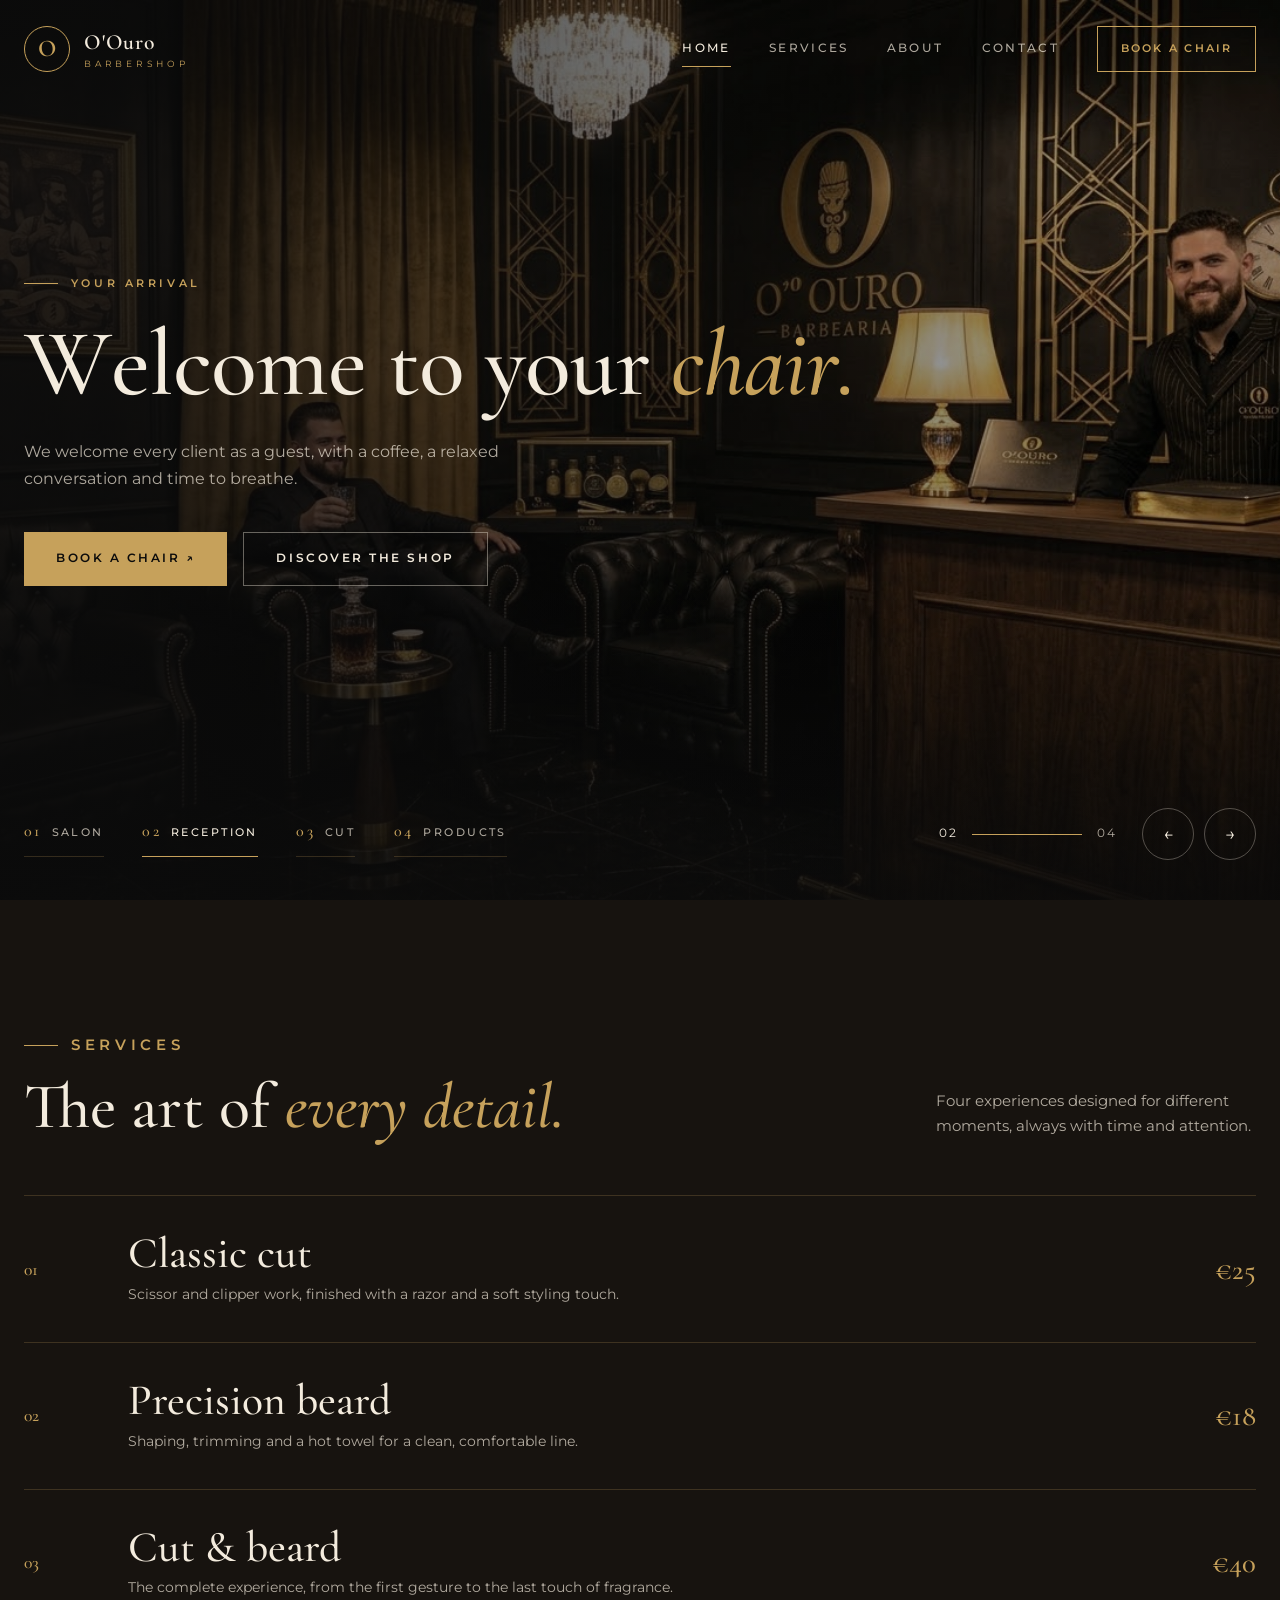
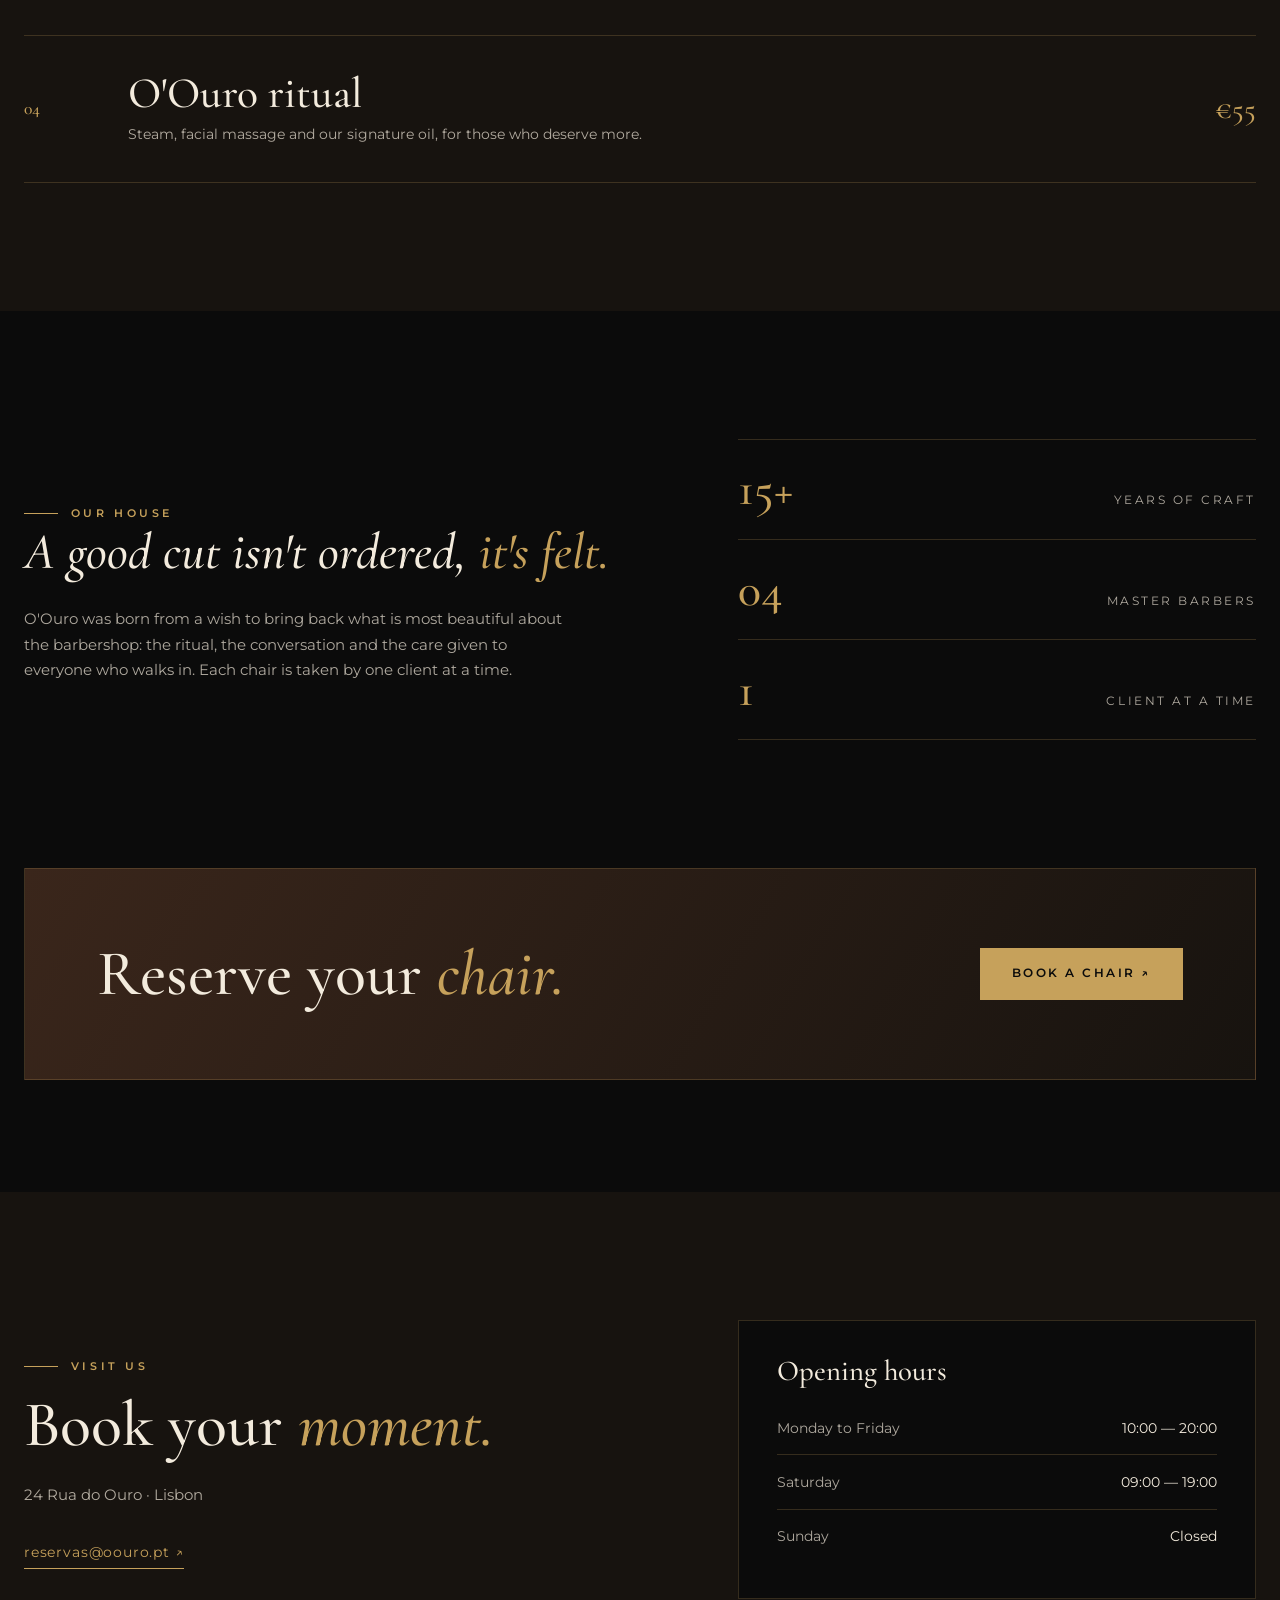
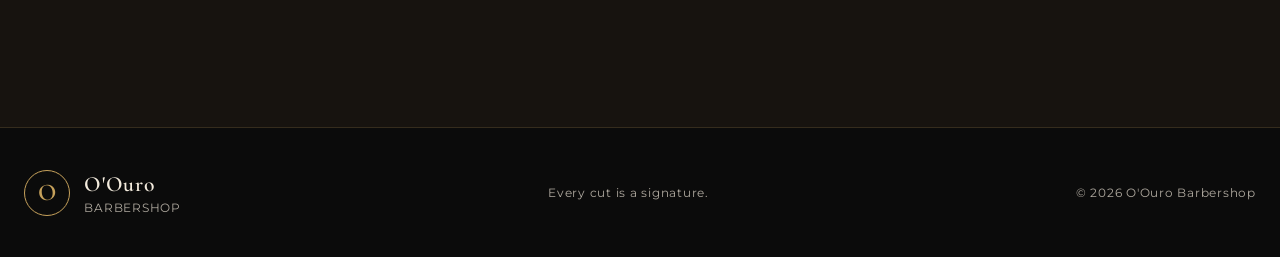
<file: index.html>
<!doctype html>
<html lang="en-GB">
<head>
  <meta charset="UTF-8">
  <meta name="viewport" content="width=device-width, initial-scale=1.0">
  <meta name="description" content="O'Ouro Barbershop, precision cuts and beard grooming in a premium setting.">
  <title>O'Ouro Barbershop | Lisbon</title>
  <link rel="preconnect" href="https://fonts.googleapis.com">
  <link rel="preconnect" href="https://fonts.gstatic.com" crossorigin>
  <link href="https://fonts.googleapis.com/css2?family=Cormorant+Garamond:ital,wght@0,500;0,600;1,500;1,600&family=Montserrat:wght@300;400;500;600&display=swap" rel="stylesheet">
  <link rel="stylesheet" href="css/style.css">
  <script src="js/js.js" defer></script>
</head>
<body>

  <a class="skip-link" href="#main">Skip to content</a>
  <div class="scroll-progress" aria-hidden="true"></div>

  <!-- ============ HEADER ============ -->
  <header class="site-header" id="siteHeader">
    <div class="container header-inner">
      <a class="logo" href="#inicio" aria-label="O'Ouro Barbershop, home">
        <span class="logo-mark" aria-hidden="true">O</span>
        <span class="logo-text">
          <b>O'Ouro</b>
          <small>Barbershop</small>
        </span>
      </a>

      <button class="menu-toggle" type="button" aria-expanded="false" aria-controls="primary-nav" aria-label="Open menu">
        <span></span>
        <span></span>
      </button>

      <nav class="primary-nav" id="primary-nav" aria-label="Main">
        <a href="#inicio">Home</a>
        <a href="#servicos">Services</a>
        <a href="#sobre">About</a>
        <a href="#contacto">Contact</a>
        <a class="nav-cta" href="#contacto">Book a chair</a>
      </nav>
    </div>
  </header>

  <main id="main">

    <!-- ============ SLIDER (HERO) ============ -->
    <section class="hero" id="inicio" data-slider aria-roledescription="carousel" aria-label="Barbershop highlights">

      <div class="slides">

        <article class="slide is-active" aria-hidden="false">
          <div class="slide-bg">
            <img src="img/barbearia-salao.jpg" alt="The O'Ouro salon with gold chairs, framed mirrors and crystal chandeliers">
          </div>
          <div class="container slide-content">
            <p class="eyebrow fade" style="--delay:.2s">Premium barbershop · Lisbon</p>
            <h1 class="slide-title">Where time <em>slows down.</em></h1>
            <p class="slide-text fade" style="--delay:1.5s">A space designed for people who value every detail, from the cut to the last touch of fragrance.</p>
            <div class="actions fade" style="--delay:1.8s">
              <a class="btn" href="#contacto">Book a chair ↗</a>
              <a class="btn-ghost" href="#servicos">View services</a>
            </div>
          </div>
        </article>

        <article class="slide" aria-hidden="true">
          <div class="slide-bg">
            <img src="img/barbearia-receção.jpg" alt="The O'Ouro reception with a wooden counter, antique clocks and leather sofas">
          </div>
          <div class="container slide-content">
            <p class="eyebrow fade" style="--delay:.2s">Your arrival</p>
            <h2 class="slide-title">Welcome to your <em>chair.</em></h2>
            <p class="slide-text fade" style="--delay:1.5s">We welcome every client as a guest, with a coffee, a relaxed conversation and time to breathe.</p>
            <div class="actions fade" style="--delay:1.8s">
              <a class="btn" href="#contacto">Book a chair ↗</a>
              <a class="btn-ghost" href="#sobre">Discover the shop</a>
            </div>
          </div>
        </article>

        <article class="slide" aria-hidden="true">
          <div class="slide-bg">
            <img src="img/barbearia-corte.jpg" alt="A barber cutting a client's hair with scissors and a comb">
          </div>
          <div class="container slide-content">
            <p class="eyebrow fade" style="--delay:.2s">The craft</p>
            <h2 class="slide-title">Precision you <em>can see.</em></h2>
            <p class="slide-text fade" style="--delay:1.5s">Master barbers, steel scissors and razor finishing. Every line is shaped for your face.</p>
            <div class="actions fade" style="--delay:1.8s">
              <a class="btn" href="#contacto">Book a chair ↗</a>
              <a class="btn-ghost" href="#servicos">View services</a>
            </div>
          </div>
        </article>

        <article class="slide" aria-hidden="true">
          <div class="slide-bg">
            <img src="img/barbearia-produtos.jpg" alt="Scissors, a razor, a shaving brush and O'Ouro grooming products">
          </div>
          <div class="container slide-content">
            <p class="eyebrow fade" style="--delay:.2s">Our own line</p>
            <h2 class="slide-title">Care that <em>lasts.</em></h2>
            <p class="slide-text fade" style="--delay:1.5s">Pre-shave, aftershave and signature tools, so you can keep the experience going at home.</p>
            <div class="actions fade" style="--delay:1.8s">
              <a class="btn" href="#contacto">Order now ↗</a>
              <a class="btn-ghost" href="#sobre">Our line</a>
            </div>
          </div>
        </article>

      </div>

      <div class="container slider-controls">
        <div class="thumbs" role="group" aria-label="Choose a highlight">
          <button class="thumb is-active" type="button" data-go="0"><span>01</span>Salon</button>
          <button class="thumb" type="button" data-go="1"><span>02</span>Reception</button>
          <button class="thumb" type="button" data-go="2"><span>03</span>Cut</button>
          <button class="thumb" type="button" data-go="3"><span>04</span>Products</button>
        </div>

        <div class="controls-right">
          <div class="counter" aria-hidden="true">
            <span class="current">01</span>
            <span class="bar"><i></i></span>
            <span class="total">04</span>
          </div>
          <div class="arrows">
            <button class="prev" type="button" aria-label="Previous highlight">←</button>
            <button class="next" type="button" aria-label="Next highlight">→</button>
          </div>
        </div>
      </div>

    </section>

    <!-- ============ SERVICES ============ -->
    <section class="section services" id="servicos">
      <div class="container">
        <div class="section-head reveal">
          <div>
            <p class="eyebrow">Services</p>
            <h2>The art of <em>every detail.</em></h2>
          </div>
          <p>Four experiences designed for different moments, always with time and attention.</p>
        </div>

        <ul class="service-list">
          <li class="service reveal">
            <span class="service-num">01</span>
            <div>
              <h3>Classic cut</h3>
              <p>Scissor and clipper work, finished with a razor and a soft styling touch.</p>
            </div>
            <span class="service-price">€25</span>
          </li>
          <li class="service reveal" style="--d:1">
            <span class="service-num">02</span>
            <div>
              <h3>Precision beard</h3>
              <p>Shaping, trimming and a hot towel for a clean, comfortable line.</p>
            </div>
            <span class="service-price">€18</span>
          </li>
          <li class="service reveal" style="--d:2">
            <span class="service-num">03</span>
            <div>
              <h3>Cut &amp; beard</h3>
              <p>The complete experience, from the first gesture to the last touch of fragrance.</p>
            </div>
            <span class="service-price">€40</span>
          </li>
          <li class="service reveal" style="--d:3">
            <span class="service-num">04</span>
            <div>
              <h3>O'Ouro ritual</h3>
              <p>Steam, facial massage and our signature oil, for those who deserve more.</p>
            </div>
            <span class="service-price">€55</span>
          </li>
        </ul>
      </div>
    </section>

    <!-- ============ ABOUT ============ -->
    <section class="section about" id="sobre">
      <div class="container about-grid">
        <div class="about-copy reveal">
          <p class="eyebrow">Our house</p>
          <blockquote class="quote">A good cut isn't ordered, <em>it's felt.</em></blockquote>
          <p>O'Ouro was born from a wish to bring back what is most beautiful about the barbershop: the ritual, the conversation and the care given to everyone who walks in. Each chair is taken by one client at a time.</p>
        </div>

        <dl class="stat-list reveal" style="--d:1">
          <div><dt><strong>15+</strong></dt><dd><span>years of craft</span></dd></div>
          <div><dt><strong>04</strong></dt><dd><span>master barbers</span></dd></div>
          <div><dt><strong>1</strong></dt><dd><span>client at a time</span></dd></div>
        </dl>
      </div>
    </section>

    <!-- ============ CALL TO ACTION ============ -->
    <section class="cta-section">
      <div class="container">
        <div class="cta-band reveal">
          <h2>Reserve your <em>chair.</em></h2>
          <a class="btn" href="#contacto">Book a chair ↗</a>
        </div>
      </div>
    </section>

    <!-- ============ CONTACT ============ -->
    <section class="section contact" id="contacto">
      <div class="container contact-grid">
        <div class="reveal">
          <p class="eyebrow">Visit us</p>
          <h2>Book your <em>moment.</em></h2>
          <p class="address">24 Rua do Ouro · Lisbon</p>
          <a class="text-link" href="mailto:reservas@oouro.pt">reservas@oouro.pt ↗</a>
        </div>

        <div class="hours reveal" style="--d:1">
          <h3>Opening hours</h3>
          <ul>
            <li><span>Monday to Friday</span><span>10:00 — 20:00</span></li>
            <li><span>Saturday</span><span>09:00 — 19:00</span></li>
            <li><span>Sunday</span><span>Closed</span></li>
          </ul>
        </div>
      </div>
    </section>

  </main>

  <!-- ============ FOOTER ============ -->
  <footer class="site-footer">
    <div class="container footer-inner">
      <a class="logo" href="#inicio">
        <span class="logo-mark" aria-hidden="true">O</span>
        <span class="logo-text">
          <b>O'Ouro</b>
          <small>Barbershop</small>
        </span>
      </a>
      <p>Every cut is a signature.</p>
      <small>© 2026 O'Ouro Barbershop</small>
    </div>
  </footer>

</body>
</html>
</file>
<file: css/style.css>
/* ==========================================================================
   /* ==========================================================================
   1. Variáveis, base e tipografia
   ========================================================================== */
:root {
  --black: #0B0B0B;
  --ink: #17130F;
  --brown: #3A261B;
  --gold: #C6A15B;
  --ivory: #F3EBDD;
  --ivory-soft: rgba(243, 235, 221, .7);
  --line: rgba(198, 161, 91, .22);
  --ease: cubic-bezier(.22, .61, .36, 1);
  --container: min(1240px, calc(100% - 3rem));
}

*,
*::before,
*::after {
  box-sizing: border-box;
  margin: 0;
  padding: 0;
}

html {
  scroll-behavior: smooth;
  scroll-padding-top: 90px;
}

body {
  background: var(--black);
  color: var(--ivory);
  font: 400 15px/1.7 'Montserrat', system-ui, sans-serif;
  overflow-x: hidden;
  -webkit-font-smoothing: antialiased;
}

body.menu-open {
  overflow: hidden;
}

img {
  display: block;
  max-width: 100%;
}

a {
  color: inherit;
  text-decoration: none;
}

button {
  font: inherit;
  color: inherit;
  background: none;
  border: 0;
  cursor: pointer;
}

ul,
dl,
dd,
dt {
  list-style: none;
}

:focus-visible {
  outline: 1px solid var(--gold);
  outline-offset: 4px;
}

h1,
h2,
h3 {
  font-family: 'Cormorant Garamond', Georgia, serif;
  font-weight: 500;
  line-height: 1.02;
}

em {
  font-style: italic;
  color: var(--gold);
}

p {
  color: var(--ivory-soft);
}

.container {
  width: var(--container);
  margin-inline: auto;
}

.skip-link {
  position: absolute;
  left: 1rem;
  top: -4rem;
  z-index: 100;
  background: var(--gold);
  color: var(--black);
  padding: .6rem 1rem;
}

.skip-link:focus {
  top: 1rem;
}

/* ==========================================================================
   2. Componentes reutilizáveis
   ========================================================================== */
.eyebrow {
  display: inline-flex;
  align-items: center;
  gap: .8rem;
  color: var(--gold);
  font-size: .7rem;
  font-weight: 600;
  letter-spacing: .32em;
  text-transform: uppercase;
}

.eyebrow::before {
  content: "";
  width: 34px;
  height: 1px;
  background: currentColor;
}

.btn,
.btn-ghost {
  display: inline-flex;
  align-items: center;
  gap: .6rem;
  padding: 1rem 2rem;
  font-size: .72rem;
  font-weight: 600;
  letter-spacing: .22em;
  text-transform: uppercase;
  transition: background .4s var(--ease), color .4s var(--ease), border-color .4s var(--ease), transform .4s var(--ease);
}

.btn {
  background: var(--gold);
  color: var(--black);
}

.btn:hover {
  background: var(--ivory);
  transform: translateY(-2px);
}

.btn-ghost {
  border: 1px solid rgba(243, 235, 221, .4);
  color: var(--ivory);
}

.btn-ghost:hover {
  border-color: var(--gold);
  color: var(--gold);
}

.actions {
  display: flex;
  flex-wrap: wrap;
  gap: 1rem;
  margin-top: 2.5rem;
}

.text-link {
  display: inline-block;
  color: var(--gold);
  border-bottom: 1px solid currentColor;
  padding-bottom: 4px;
  font-size: .85rem;
  letter-spacing: .06em;
}

/* Animação de entrada (só com JavaScript ativo) */
.js .reveal {
  opacity: 0;
  transform: translateY(30px);
  transition: opacity 1s var(--ease), transform 1s var(--ease);
  transition-delay: calc(var(--d, 0) * 130ms);
}

.js .reveal.is-visible {
  opacity: 1;
  transform: none;
}

/* ==========================================================================
   3. Cabeçalho e menu
   ========================================================================== */
.site-header {
  position: fixed;
  inset: 0 0 auto 0;
  z-index: 50;
  padding: 1.6rem 0;
  border-bottom: 1px solid transparent;
  transition: background .5s var(--ease), padding .5s var(--ease), border-color .5s var(--ease);
}

.site-header.is-scrolled {
  background: rgba(23, 19, 15, .94);
  backdrop-filter: blur(10px);
  padding: 1rem 0;
  border-color: var(--line);
}

.header-inner {
  display: flex;
  align-items: center;
  justify-content: space-between;
  gap: 2rem;
}

.logo {
  display: inline-flex;
  align-items: center;
  gap: .9rem;
}

.logo-mark {
  display: grid;
  place-items: center;
  width: 46px;
  height: 46px;
  border: 1px solid var(--gold);
  border-radius: 50%;
  font: 600 1.5rem/1 'Cormorant Garamond', serif;
  color: var(--gold);
  transition: transform .6s var(--ease);
}

.logo:hover .logo-mark {
  transform: rotate(-12deg);
}

.logo-text {
  display: flex;
  flex-direction: column;
  line-height: 1;
}

.logo-text b {
  font: 600 1.35rem 'Cormorant Garamond', serif;
  letter-spacing: .03em;
  color: var(--ivory);
}

.logo-text small {
  margin-top: .35rem;
  color: var(--gold);
  font-size: .55rem;
  letter-spacing: .42em;
  text-transform: uppercase;
}

.primary-nav {
  display: flex;
  align-items: center;
  gap: 2.4rem;
}

.primary-nav a:not(.nav-cta) {
  position: relative;
  padding: .4rem 0;
  font-size: .72rem;
  font-weight: 500;
  letter-spacing: .2em;
  text-transform: uppercase;
  color: var(--ivory-soft);
  transition: color .3s var(--ease);
}

.primary-nav a:not(.nav-cta)::after {
  content: "";
  position: absolute;
  left: 0;
  right: 0;
  bottom: -2px;
  height: 1px;
  background: var(--gold);
  transform: scaleX(0);
  transition: transform .5s var(--ease);
}

.primary-nav a:not(.nav-cta):hover,
.primary-nav a.is-active {
  color: var(--ivory);
}

.primary-nav a:not(.nav-cta):hover::after,
.primary-nav a.is-active::after {
  transform: scaleX(1);
}

.nav-cta {
  padding: .8rem 1.4rem;
  border: 1px solid var(--gold);
  color: var(--gold);
  font-size: .7rem;
  font-weight: 600;
  letter-spacing: .2em;
  text-transform: uppercase;
  transition: background .4s var(--ease), color .4s var(--ease);
}

.nav-cta:hover {
  background: var(--gold);
  color: var(--black);
}

.menu-toggle {
  display: none;
}

/* ==========================================================================
   4. Slider (hero)
   ========================================================================== */
.hero {
  position: relative;
  height: 100vh;
  height: 100svh;
  min-height: 640px;
  overflow: hidden;
  background: var(--black);
}

.slides {
  position: absolute;
  inset: 0;
}

.slide {
  position: absolute;
  inset: 0;
  display: flex;
  align-items: center;
  z-index: 0;
  opacity: 0;
  visibility: hidden;
  transition: opacity 1.2s var(--ease), visibility 1.2s var(--ease);
}

.slide.is-active {
  z-index: 1;
  opacity: 1;
  visibility: visible;
}

.slide-bg {
  position: absolute;
  inset: 0;
  overflow: hidden;
}

.slide-bg img {
  width: 100%;
  height: 100%;
  object-fit: cover;
  object-position: center;
  transform: scale(1.14);
  filter: brightness(.72) saturate(.85);
  transition: transform 9s linear;
}

.slide.is-active .slide-bg img {
  transform: scale(1);
}

.slide-bg::after {
  content: "";
  position: absolute;
  inset: 0;
  background:
    linear-gradient(90deg, rgba(11, 11, 11, .85) 8%, rgba(11, 11, 11, .35) 55%, rgba(11, 11, 11, .05)),
    linear-gradient(0deg, rgba(11, 11, 11, .85), transparent 35%);
}

.slide-content {
  position: relative;
  z-index: 2;
  padding-top: 6rem;
  padding-bottom: 9rem;
  max-width: none;
}

.slide-title {
  margin: 1.4rem 0 1.6rem;
  font-size: clamp(3.2rem, 7.4vw, 6.8rem);
  font-weight: 500;
  letter-spacing: -.01em;
}

.slide-text {
  max-width: 30rem;
  font-size: 1rem;
}

/* Palavras que não se partem ao meio */
.word {
  display: inline-block;
  white-space: nowrap;
}

/* Letras a aparecer uma a uma */
.js .slide .char {
  display: inline-block;
  opacity: 0;
  transform: translateY(.55em) rotate(4deg);
}

.js .slide.is-active .char {
  animation: charIn .9s var(--ease) forwards;
  animation-delay: calc(var(--i, 0) * 26ms + 500ms);
}

@keyframes charIn {
  to {
    opacity: 1;
    transform: none;
  }
}

/* Elementos de texto que sobem depois do título */
.js .slide .fade {
  opacity: 0;
}

.js .slide.is-active .fade {
  animation: fadeUp 1s var(--ease) forwards;
  animation-delay: var(--delay, 0s);
}

@keyframes fadeUp {
  from {
    opacity: 0;
    transform: translateY(18px);
  }
  to {
    opacity: 1;
    transform: none;
  }
}

/* Controlos do slider */
.slider-controls {
  position: absolute;
  left: 0;
  right: 0;
  bottom: 2.5rem;
  z-index: 3;
  display: flex;
  align-items: center;
  justify-content: space-between;
  gap: 2rem;
}

.thumbs {
  display: flex;
  gap: 2.4rem;
}

.thumb {
  position: relative;
  padding: .6rem 0 .9rem;
  font-size: .7rem;
  font-weight: 500;
  letter-spacing: .22em;
  text-transform: uppercase;
  color: var(--ivory-soft);
  transition: color .4s var(--ease);
}

.thumb span {
  margin-right: .6rem;
  font: 500 1rem 'Cormorant Garamond', serif;
  color: var(--gold);
}

.thumb::after,
.thumb::before {
  content: "";
  position: absolute;
  left: 0;
  right: 0;
  bottom: 0;
  height: 1px;
}

.thumb::after {
  background: var(--line);
}

.thumb::before {
  background: var(--gold);
  transform: scaleX(0);
  transform-origin: left;
  transition: transform .6s var(--ease);
}

.thumb:hover {
  color: var(--ivory);
}

.thumb.is-active {
  color: var(--ivory);
}

.thumb.is-active::before {
  transform: scaleX(1);
}

.controls-right {
  display: flex;
  align-items: center;
  gap: 1.6rem;
}

.counter {
  display: flex;
  align-items: center;
  gap: .9rem;
  font-size: .72rem;
  letter-spacing: .18em;
  color: var(--ivory-soft);
}

.counter .current {
  color: var(--ivory);
}

.counter .bar {
  position: relative;
  width: 110px;
  height: 1px;
  background: var(--line);
  overflow: hidden;
}

.bar i {
  position: absolute;
  inset: 0;
  background: var(--gold);
  transform: scaleX(0);
  transform-origin: left;
}

.hero.is-running .bar i {
  animation: fillBar 7s linear forwards;
}

.hero.is-paused .bar i {
  animation-play-state: paused;
}

@keyframes fillBar {
  to {
    transform: scaleX(1);
  }
}

.arrows {
  display: flex;
  gap: .6rem;
}

.arrows button {
  display: grid;
  place-items: center;
  width: 52px;
  height: 52px;
  border: 1px solid rgba(243, 235, 221, .3);
  border-radius: 50%;
  font-size: 1.1rem;
  transition: background .4s var(--ease), border-color .4s var(--ease), color .4s var(--ease);
}

.arrows button:hover {
  background: var(--gold);
  border-color: var(--gold);
  color: var(--black);
}

/* ==========================================================================
   5. Secções gerais
   ========================================================================== */
.section {
  padding: clamp(5rem, 10vw, 8rem) 0;
}

.section-head {
  display: flex;
  justify-content: space-between;
  align-items: flex-end;
  flex-wrap: wrap;
  gap: 2rem;
  margin-bottom: 3.5rem;
}

.section-head h2,
.about h2,
.contact h2,
.cta-band h2 {
  margin-top: 1rem;
  font-size: clamp(2.6rem, 5vw, 4.4rem);
}

.section-head p {
  max-width: 320px;
  font-size: .92rem;
}

/* ==========================================================================
   6. Serviços
   ========================================================================== */
.services {
  background: var(--ink);
}

.service-list {
  border-top: 1px solid var(--line);
}

.service {
  position: relative;
  display: grid;
  grid-template-columns: 72px 1fr auto;
  align-items: center;
  gap: 2rem;
  padding: 2.2rem 0;
  border-bottom: 1px solid var(--line);
  overflow: hidden;
}

.service::before {
  content: "";
  position: absolute;
  inset: 0;
  background: linear-gradient(90deg, rgba(198, 161, 91, .12), transparent 70%);
  transform: translateX(-101%);
  transition: transform .7s var(--ease);
  pointer-events: none;
}

.service:hover::before {
  transform: translateX(0);
}

.service-num {
  font: 500 1.1rem 'Cormorant Garamond', serif;
  color: var(--gold);
}

.service h3 {
  font-size: clamp(1.9rem, 3.4vw, 2.9rem);
  transition: transform .6s var(--ease);
}

.service p {
  margin-top: .4rem;
  font-size: .9rem;
}

.service:hover h3 {
  transform: translateX(14px);
}

.service-price {
  font: 500 1.8rem 'Cormorant Garamond', serif;
  color: var(--gold);
  white-space: nowrap;
}

/* ==========================================================================
   7. Sobre
   ========================================================================== */
.about {
  background: var(--black);
}

.about-grid,
.contact-grid {
  display: grid;
  grid-template-columns: 1.1fr .9fr;
  align-items: center;
  gap: 5rem;
}

.quote {
  font: italic 500 clamp(2.2rem, 4vw, 3.6rem)/1.15 'Cormorant Garamond', serif;
  color: var(--ivory);
}

.quote em {
  color: var(--gold);
}

.about-copy p:not(.eyebrow) {
  margin-top: 1.5rem;
  max-width: 34rem;
}

.stat-list {
  border-top: 1px solid var(--line);
}

.stat-list div {
  display: flex;
  justify-content: space-between;
  align-items: baseline;
  padding: 1.6rem 0;
  border-bottom: 1px solid var(--line);
}

.stat-list strong {
  font: 500 3rem/1 'Cormorant Garamond', serif;
  color: var(--gold);
}

.stat-list span {
  font-size: .72rem;
  letter-spacing: .22em;
  text-transform: uppercase;
  color: var(--ivory-soft);
}

/* ==========================================================================
   8. Chamada e contacto
   ========================================================================== */
.cta-section {
  padding: 0 0 clamp(5rem, 9vw, 7rem);
  background: var(--black);
}

.cta-band {
  position: relative;
  display: flex;
  flex-wrap: wrap;
  align-items: center;
  justify-content: space-between;
  gap: 2rem;
  padding: clamp(2.5rem, 6vw, 4.5rem);
  border: 1px solid var(--line);
  background: linear-gradient(120deg, var(--brown), var(--ink));
  overflow: hidden;
}

.cta-band h2 {
  margin-top: 0;
}

.contact {
  background: var(--ink);
}

.address {
  margin: 1.5rem 0 2rem;
}

.hours {
  padding: 2.2rem 2.4rem;
  border: 1px solid var(--line);
  background: var(--black);
}

.hours h3 {
  margin-bottom: 1rem;
  font-size: 1.8rem;
}

.hours li {
  display: flex;
  justify-content: space-between;
  padding: .9rem 0;
  border-bottom: 1px solid var(--line);
  font-size: .9rem;
  color: var(--ivory-soft);
}

.hours li:last-child {
  border-bottom: 0;
}

.hours li span:last-child {
  color: var(--ivory);
}

/* ==========================================================================
   9. Rodapé
   ========================================================================== */
.site-footer {
  background: var(--black);
  border-top: 1px solid var(--line);
  padding: 2.6rem 0;
}

.footer-inner {
  display: flex;
  flex-wrap: wrap;
  align-items: center;
  justify-content: space-between;
  gap: 1.2rem 2rem;
}

.site-footer p,
.site-footer small {
  font-size: .78rem;
  letter-spacing: .06em;
  color: var(--ivory-soft);
}

/* Barra de progresso ao rolar */
.scroll-progress {
  position: fixed;
  top: 0;
  left: 0;
  right: 0;
  height: 2px;
  z-index: 60;
  background: linear-gradient(90deg, var(--gold), var(--ivory));
  transform: scaleX(0);
  transform-origin: 0 50%;
  pointer-events: none;
}

/* ==========================================================================
   10. Responsivo
   ========================================================================== */
@media (max-width: 980px) {
  .slider-controls {
    flex-direction: column;
    align-items: flex-start;
    gap: 1.4rem;
  }

  .thumbs {
    gap: 1.6rem;
  }

  .about-grid,
  .contact-grid {
    grid-template-columns: 1fr;
    gap: 3rem;
  }
}

@media (max-width: 860px) {
  .menu-toggle {
    position: relative;
    z-index: 2;
    display: flex;
    flex-direction: column;
    justify-content: center;
    gap: 6px;
    width: 44px;
    height: 44px;
  }

  .menu-toggle span {
    display: block;
    width: 26px;
    height: 1px;
    margin-inline: auto;
    background: var(--ivory);
    transition: transform .4s var(--ease);
  }

  .menu-toggle[aria-expanded="true"] span:nth-child(1) {
    transform: translateY(3.5px) rotate(45deg);
  }

  .menu-toggle[aria-expanded="true"] span:nth-child(2) {
    transform: translateY(-3.5px) rotate(-45deg);
  }

  .primary-nav {
    position: fixed;
    inset: 0;
    z-index: 1;
    flex-direction: column;
    justify-content: center;
    gap: 1.8rem;
    background: var(--ink);
    opacity: 0;
    visibility: hidden;
    transition: opacity .4s var(--ease), visibility .4s var(--ease);
  }

  .primary-nav.is-open {
    opacity: 1;
    visibility: visible;
  }

  .primary-nav a:not(.nav-cta) {
    font: 500 2.2rem 'Cormorant Garamond', serif;
    letter-spacing: .02em;
    text-transform: none;
  }

  .primary-nav a:not(.nav-cta)::after {
    display: none;
  }

  .nav-cta {
    padding: 1rem 2rem;
    font-size: .8rem;
  }

  .service {
    grid-template-columns: 48px 1fr;
    gap: 1rem 1.4rem;
  }

  .service-price {
    grid-column: 2;
  }
}

@media (max-width: 560px) {
  .site-header {
    padding: 1rem 0;
  }

  .site-header.is-scrolled {
    padding: .7rem 0;
  }

  .slide-content {
    padding-bottom: 13rem;
  }

  .slider-controls {
    bottom: 1.6rem;
  }

  .thumbs {
    width: 100%;
    overflow-x: auto;
    gap: 1.2rem;
    padding-bottom: 4px;
    scrollbar-width: none;
  }

  .thumb {
    white-space: nowrap;
  }

  .counter .bar {
    width: 70px;
  }

  .arrows button {
    width: 46px;
    height: 46px;
  }

  .actions {
    flex-direction: column;
    align-items: flex-start;
  }

  .hours {
    padding: 1.6rem;
  }
}

/* ==========================================================================
   11. Movimento reduzido
   ========================================================================== */
@media (prefers-reduced-motion: reduce) {
  html {
    scroll-behavior: auto;
  }

  *,
  *::before,
  *::after {
    transition: none !important;
    animation: none !important;
  }

  .js .slide .char,
  .js .slide .fade,
  .js .reveal {
    opacity: 1;
    transform: none;
  }

  .slide.is-active .slide-bg img {
    transform: none;
  }
}
</file>
